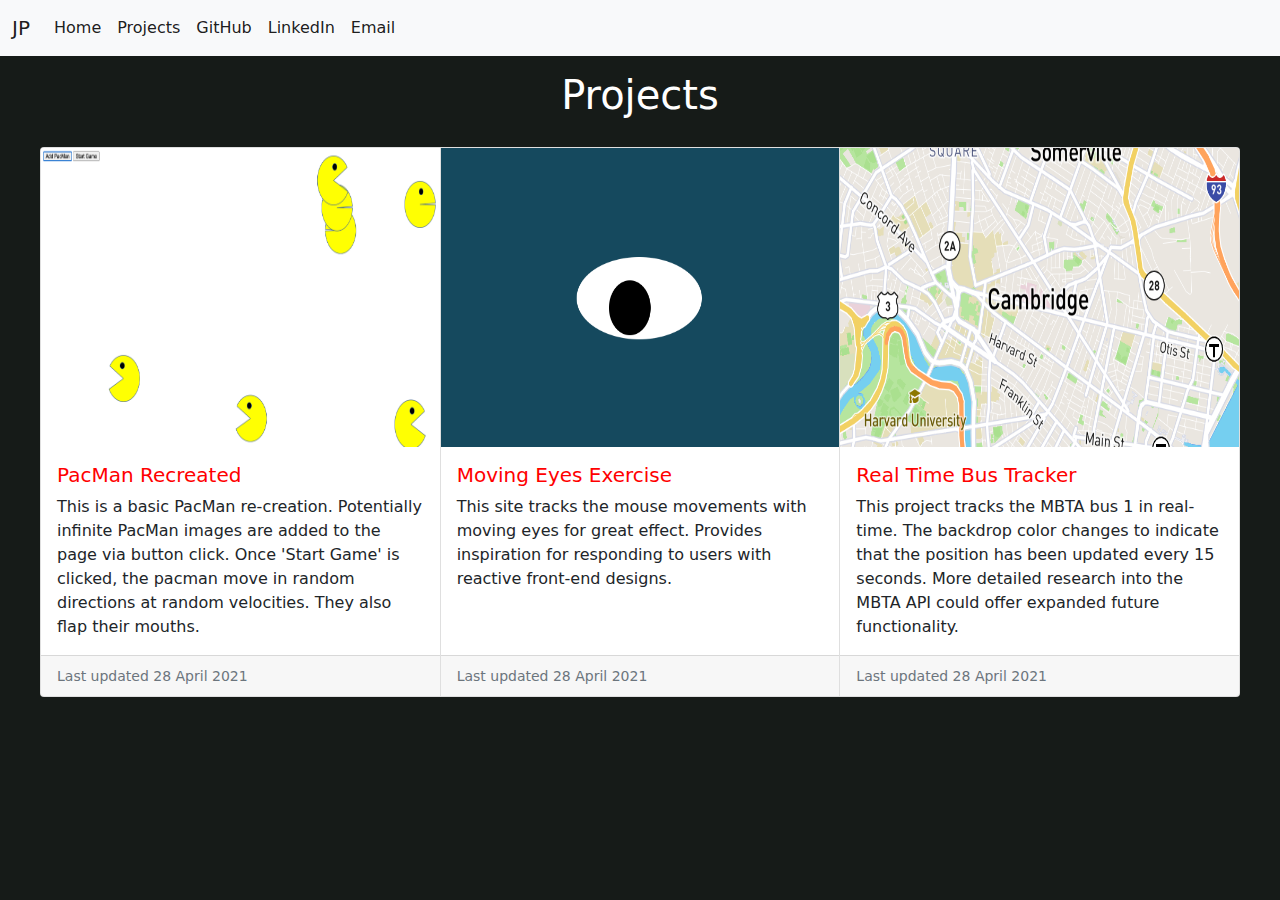
<file: projects.html>
<!DOCTYPE html>
  <head>
    <title>Josh Pittman</title>
    <link rel="icon" type="image/x-icon" href="favicon.png" />
    <meta charset="utf-8" />
    <meta name="viewport" content="width=device-width, initial-scale=1" />
    <link rel="stylesheet" href="bootstrap.min.css">
    <link rel="stylesheet" href='style.css'>
  </head>

  <body>
    <!--Bootstrap Nav-->
    <nav class="navbar navbar-right navbar-expand-lg navbar-light bg-light">
      <div class="container-fluid">
        <a class="navbar-brand" href="index.html">JP</a>
        <button class="navbar-toggler" type="button" data-bs-toggle="collapse" data-bs-target="#navbarNav" aria-controls="navbarNav" aria-expanded="false" aria-label="Toggle navigation">
          <span class="navbar-toggler-icon"></span>
        </button>
        <div class="collapse navbar-collapse" id="navbarNav">
          <ul class="navbar-nav">
            <li class="nav-item">
              <a class="nav-link active" aria-current="page" href="index.html">Home</a>
            </li>
            <li class="nav-item">
              <a class="nav-link active" href="projects.html">Projects</a>
            </li>
            <li class="nav-item">
              <a class="nav-link active" href='https://github.com/servinjbass/' target="_blank">
                GitHub
              </a>
            </li>
            <li class="nav-item">
              <a class="nav-link active" href='https://linkedin.com/in/joshpittmancode' target='_blank'>
                LinkedIn
              </a>
            </li>
            <li class="nav-item">
              <a class="nav-link active" href="mailto:contact@joshpittman.com">
                Email
              </a>
            </li>
          </ul>
        </div>
      </div>
    </nav>
    <div class='myHead'>
      <h1>Projects</h1>
    </div>
    <!--Bootstrap Cards-->
    <div class="card-group">
      <div class="card">
        <img src="pac.png" class="card-img-top" alt="PacMan">
        <div class="card-body">
          <h5 class="card-title">
            <a href='https://github.com/servinjbass/Pacman' target="_blank">
              PacMan Recreated
            </a>
          </h5>
          <p class="card-text">
            This is a basic PacMan re-creation. Potentially infinite PacMan images are added to the page via button click. Once 'Start Game' is clicked, the pacman move in random directions at random velocities. They also flap their mouths.
          </p>
        </div>
        <div class="card-footer">
          <small class="text-muted">Last updated 28 April 2021</small>
        </div>
      </div>
      <div class="card">
        <img src="eyes.png" class="card-img-top" alt="Eye">
        <div class="card-body">
          <h5 class="card-title">
            <a href='https://github.com/servinjbass/eyes' target="_blank">
              Moving Eyes Exercise
            </a>
          </h5>
          <p class="card-text">
            This site tracks the mouse movements with moving eyes for great effect. Provides inspiration for responding to users with reactive front-end designs.
          </p>
        </div>
        <div class="card-footer">
          <small class="text-muted">Last updated 28 April 2021</small>
        </div>
      </div>
      <div class="card">
        <img src="bus.png" class="card-img-top" alt="Map of Boston">
        <div class="card-body">
          <h5 class="card-title">
            <a href='https://github.com/servinjbass/busTracker' target="_blank">
              Real Time Bus Tracker
            </a>
          </h5>
          <p class="card-text">
            This project tracks the MBTA bus 1 in real-time. The backdrop color changes to indicate that the position has been updated every 15 seconds. More detailed research into the MBTA API could offer expanded future functionality.
          </p>
        </div>
        <div class="card-footer">
          <small class="text-muted">Last updated 28 April 2021</small>
        </div>
      </div>
    </div>

    <script src="bootstrap.bundle.min.js"></script>
  </body>
</html>
</file>
<file: style.css>
body {
  background-color: rgb(22, 27, 24);
  position: relative;
  vertical-align: center;
  width: 100%;
  align-content: center;
}

iframe {
  aspect-ratio: 16/9;
  width: 100%;
  top: 20px;
  left: 20px;
  bottom: 20px;
  right: 20px;
  border-radius: 20px;
}

a, h2 {
  color:red;
  text-decoration: none;
}

.bio {
  display: grid;
  grid-template-columns: auto;
  grid-template-rows: auto;
  padding: 20px;
}

.card-group {
  padding: 20px;
  margin: 5px 20px 20px 20px;
  max-height: 400px;
}

.card img {
  width: 100%;
  aspect-ratio: 4/3;
  align-self: center;
}

.myHead {
  margin-top: 15px;
  width: 100%;
  text-align: center;
  color: white;
}

#bioText {
  color: black;
  text-align: justify;
  margin-right: 40px;
  z-index: 10;
}

#myWrap {
  margin: 20px;
  padding: 20px;
  background-color: rgb(41, 42, 45);
  border-radius: 15px;
  color: white;
  text-align: center;
}

#profile {
  background-image: url(Profile.jpg);
  opacity: 70%;
  margin-right: 20px !important;
  padding: 20px;
  background-size: 100% 100%;
  border-radius: 20px;
}

@media (min-width: 890px) {
  .bio {
    grid-template-columns: 50% 50% !important;
    grid-template-rows: auto auto;
  }

  #bioText {
    width: 100%;
  }
}
</file>
